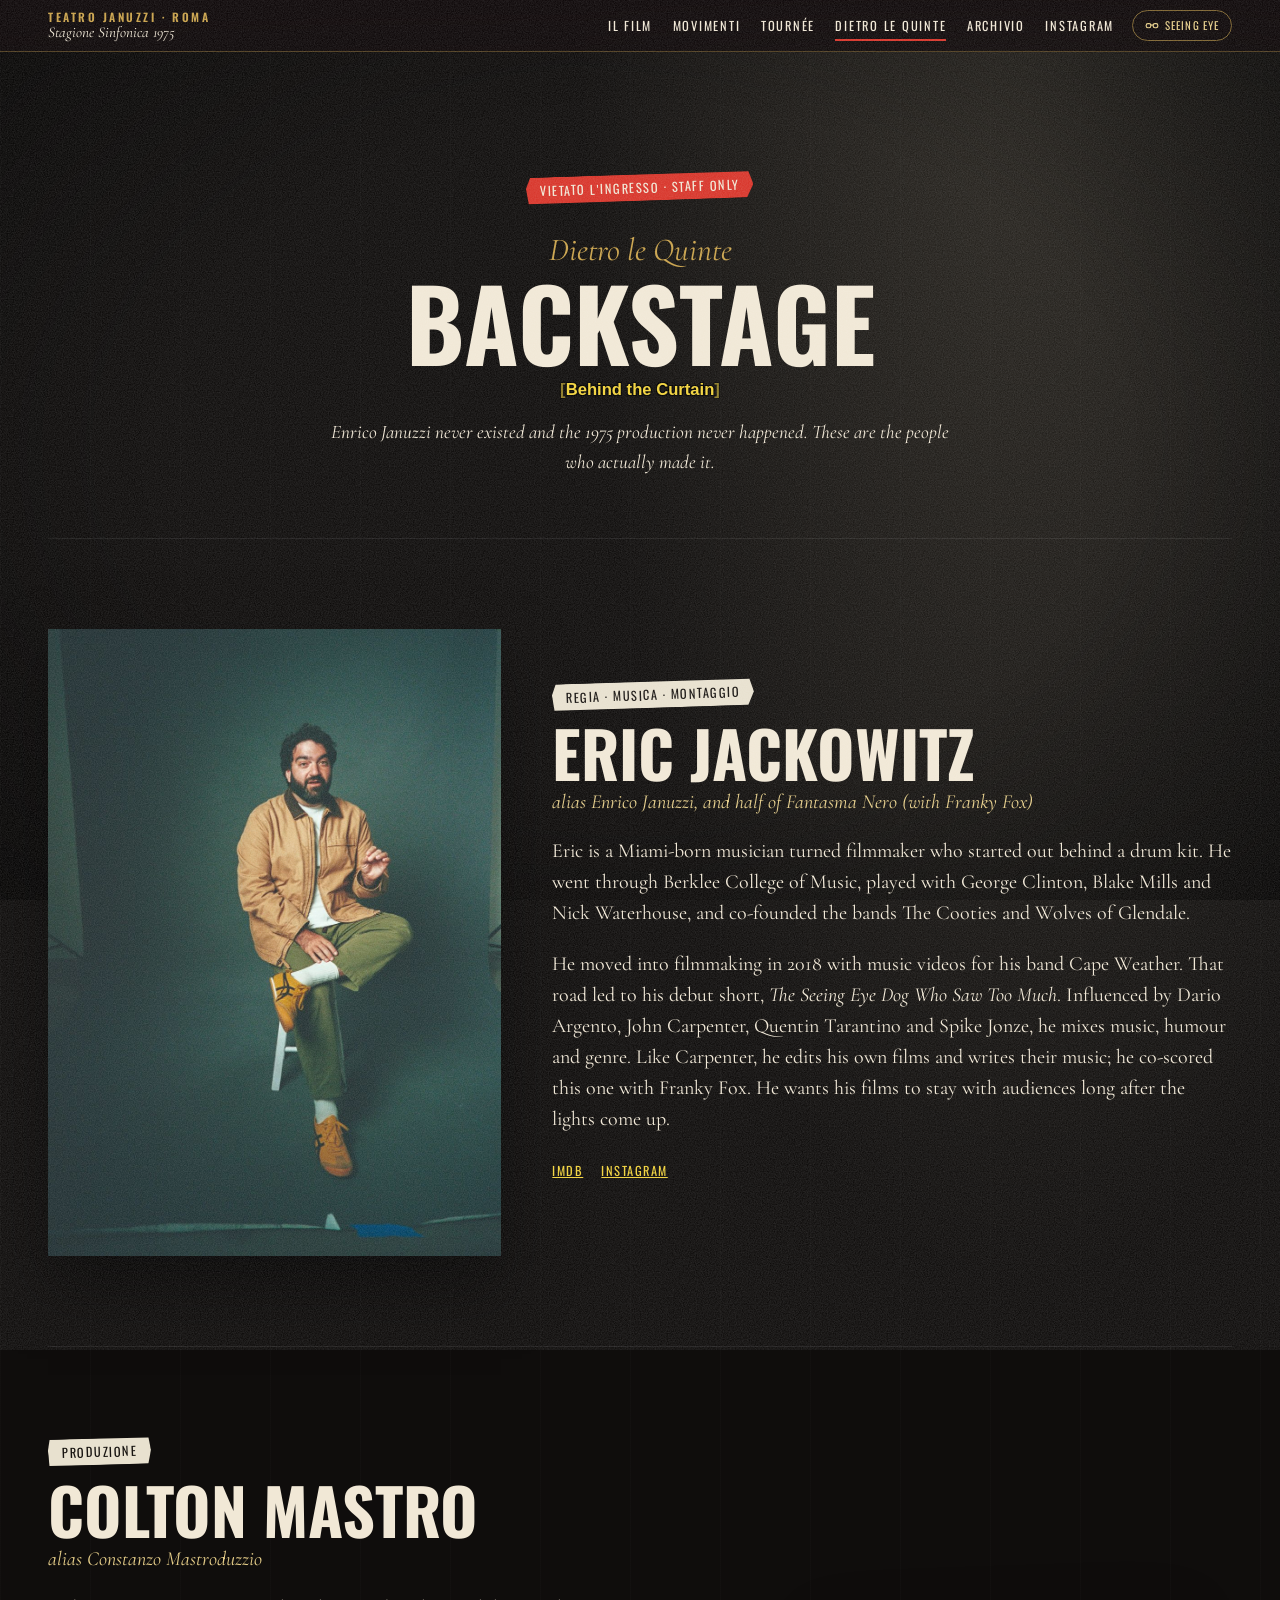
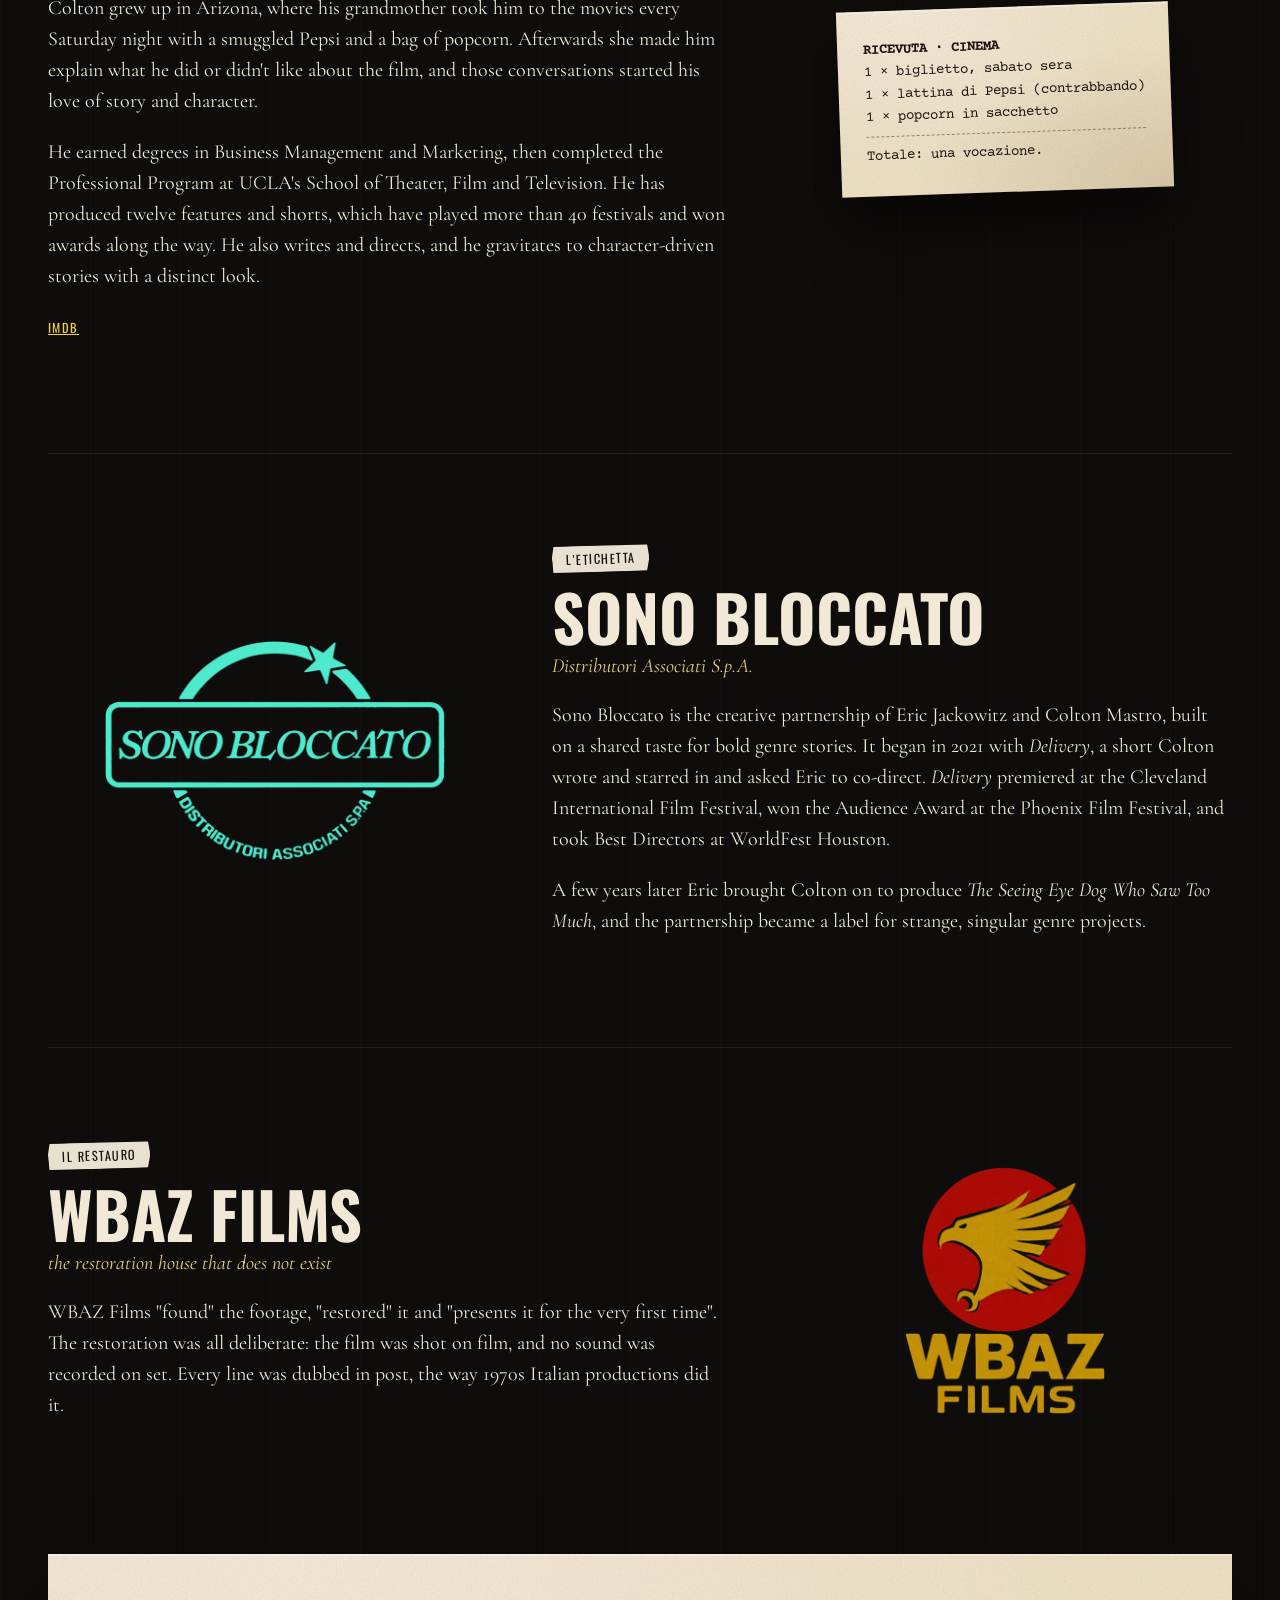
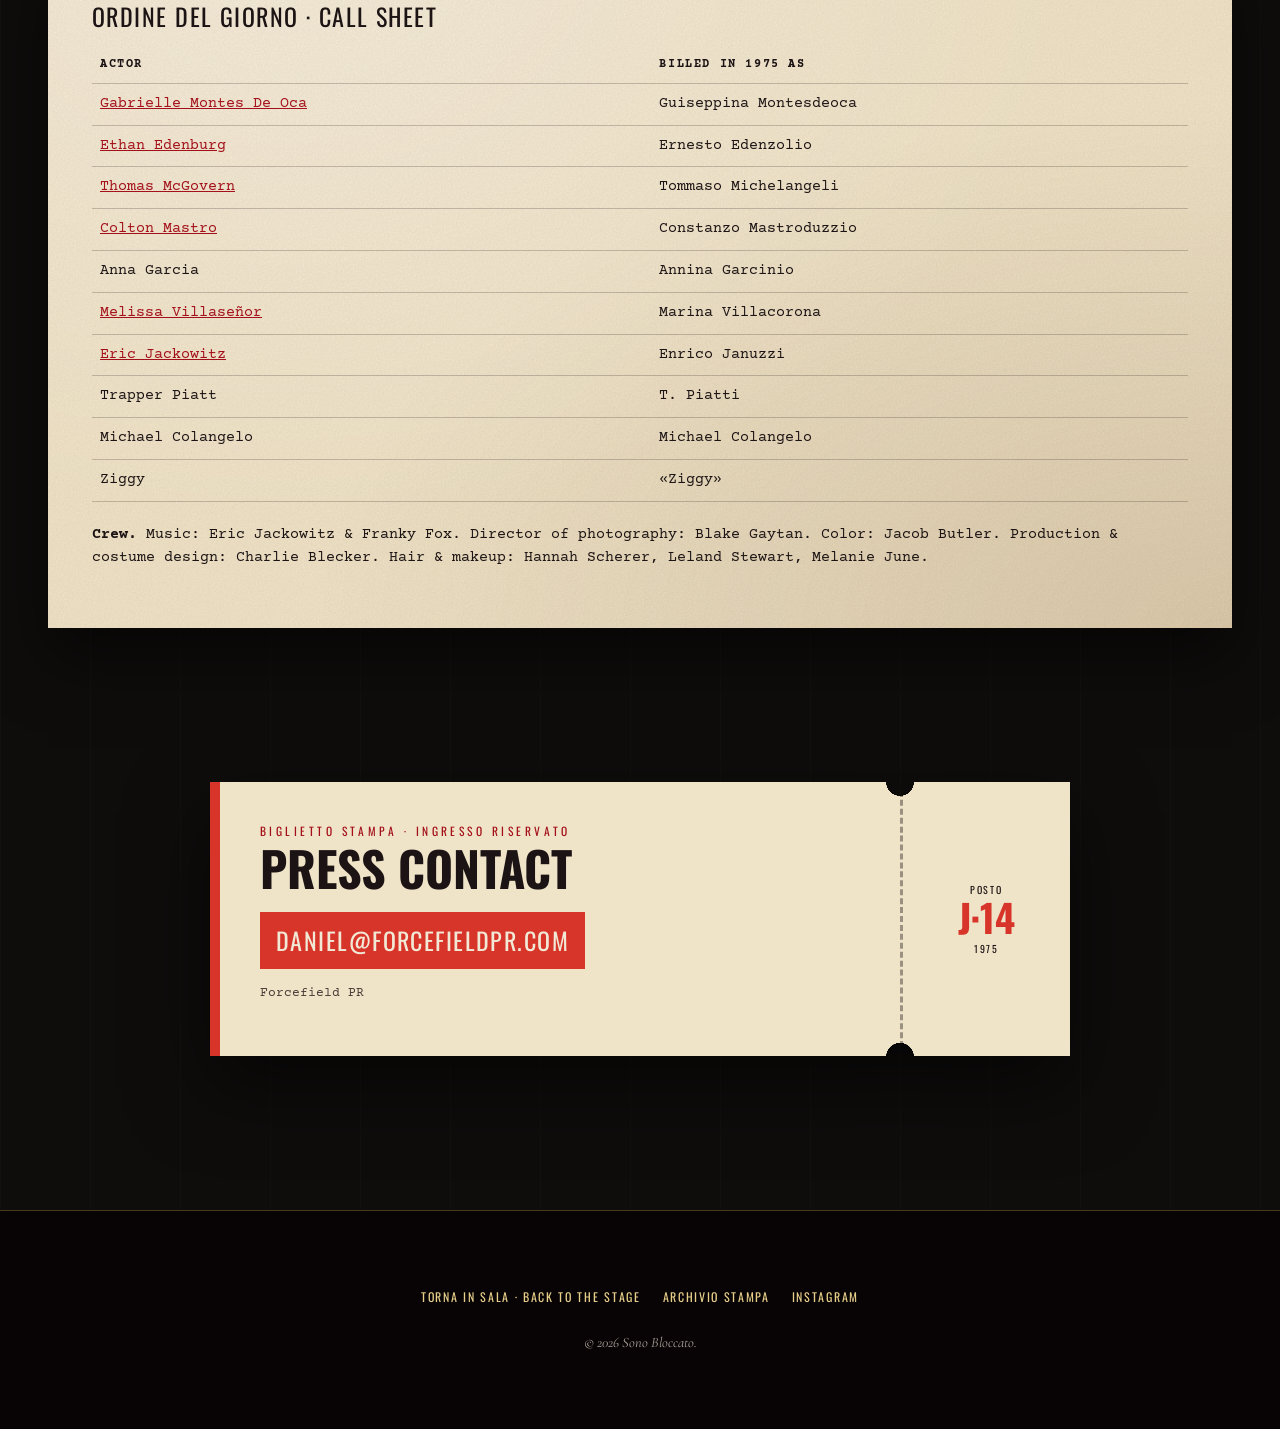
<file: about/index.html>
<!doctype html>
<html lang="en" class="no-js">
<head>
  <meta charset="utf-8">
  <meta name="viewport" content="width=device-width, initial-scale=1">
  <title>Dietro le Quinte · The Seeing Eye Dog Who Saw Too Much</title>
  <meta name="description" content="Backstage: the real people behind The Seeing Eye Dog Who Saw Too Much. Director Eric Jackowitz, producer Colton Mastro, the Sono Bloccato label, and the cast.">
  <meta property="og:image" content="/assets/img/locandina.jpg">
  <meta name="theme-color" content="#0f0d0c">
  <link rel="icon" href="/assets/img/favicon.svg" type="image/svg+xml">
  <link rel="preconnect" href="https://fonts.googleapis.com">
  <link rel="preconnect" href="https://fonts.gstatic.com" crossorigin>
  <link rel="stylesheet" href="https://fonts.googleapis.com/css2?family=Cormorant+Garamond:ital,wght@0,400;0,500;0,600;1,400;1,500&family=Courier+Prime:wght@400;700&family=Oswald:wght@400;500;600;700&display=swap">
  <link rel="stylesheet" href="/assets/css/site.css">
  <script defer src="/assets/js/site.js"></script>
</head>
<body class="backstage">
  <a class="skip" href="#main">Skip to content</a>
  <div class="grain" aria-hidden="true"></div>
  <div class="vignette" aria-hidden="true"></div>
  <div id="live" class="visually-hidden" aria-live="polite"></div>

  <header class="site-header">
    <a class="brand" href="/">
      <b>Teatro Januzzi · Roma</b>
      <i>Stagione Sinfonica 1975</i>
    </a>
    <button class="toggle menu-btn" type="button" aria-expanded="false" aria-controls="nav">Programma</button>
    <nav id="nav" class="nav" aria-label="Main">
      <ul>
        <li><a href="/#programma">Il Film</a></li>
        <li><a href="/#movimenti">Movimenti</a></li>
        <li><a href="/#tournee">Tournée</a></li>
        <li><a href="/about/" aria-current="page">Dietro le Quinte</a></li>
        <li><a href="/downloads/">Archivio</a></li>
        <li><a href="https://www.instagram.com/seeingeyedogfilm" target="_blank" rel="noopener">Instagram</a></li>
      </ul>
    </nav>
    <div class="toggles">
      <button class="toggle" type="button" data-toggle="seeing-eye" aria-pressed="false">
        <svg viewBox="0 0 24 24" aria-hidden="true"><g fill="none" stroke="currentColor" stroke-width="2"><rect x="2" y="8" width="8" height="7" rx="3"/><rect x="14" y="8" width="8" height="7" rx="3"/><path d="M10 11q2-2 4 0"/></g></svg>
        <span class="lbl-long">Seeing Eye</span><span class="visually-hidden"> Mode</span>
      </button>
    </div>
  </header>

  <main id="main">
    <section class="backstage-hero wrap">
      <span class="tape red">Vietato l'ingresso · Staff only</span>
      <header class="mvt" style="margin:22px 0 0">
        <span class="mvt-num">Dietro le Quinte</span>
        <h1 class="mvt" style="margin:0;font-family:var(--font-display);text-transform:uppercase;font-size:clamp(2.6rem,8vw,6.2rem);line-height:.95">Backstage <span class="sub" lang="en" style="font-size:clamp(.9rem,1.3vw,1.1rem)">Behind the Curtain</span></h1>
      </header>
      <p class="intro">Enrico Januzzi never existed and the 1975 production never happened. These are the people who actually made it.</p>
    </section>

    <div class="wrap">
      <section class="bio" aria-labelledby="eric">
        <figure class="bio-media fade" style="margin:0">
          <img src="/assets/img/eric.jpg" width="1000" height="1385" alt="Eric Jackowitz, seated on a stool against a green studio backdrop, mid-gesture.">
        </figure>
        <div class="fade">
          <span class="tape">Regia · Musica · Montaggio</span>
          <h2 id="eric">Eric Jackowitz</h2>
          <p class="alias">alias Enrico Januzzi, and half of Fantasma Nero (with Franky Fox)</p>
          <p>Eric is a Miami-born musician turned filmmaker who started out behind a drum kit. He went through Berklee College of Music, played with George Clinton, Blake Mills and Nick Waterhouse, and co-founded the bands The Cooties and Wolves of Glendale.</p>
          <p>He moved into filmmaking in 2018 with music videos for his band Cape Weather. That road led to his debut short, <em>The Seeing Eye Dog Who Saw Too Much</em>. Influenced by Dario Argento, John Carpenter, Quentin Tarantino and Spike Jonze, he mixes music, humour and genre. Like Carpenter, he edits his own films and writes their music; he co-scored this one with Franky Fox. He wants his films to stay with audiences long after the lights come up.</p>
          <p class="links"><a href="https://www.imdb.com/name/nm8506208/" target="_blank" rel="noopener">IMDb</a><a href="https://www.instagram.com/ericjackowitz/" target="_blank" rel="noopener">Instagram</a></p>
        </div>
      </section>

      <section class="bio flip-side" aria-labelledby="colton">
        <div class="bio-media logo fade" aria-hidden="true">
          <div class="paper" style="padding:28px 26px;transform:rotate(-2deg);font-family:var(--font-type);font-size:.9rem;max-width:360px">
            <b>RICEVUTA · CINEMA</b><br>
            1 × biglietto, sabato sera<br>
            1 × lattina di Pepsi (contrabbando)<br>
            1 × popcorn in sacchetto<br>
            <span style="display:block;border-top:1px dashed #0006;margin-top:8px;padding-top:8px">Totale: una vocazione.</span>
          </div>
        </div>
        <div class="fade">
          <span class="tape">Produzione</span>
          <h2 id="colton">Colton Mastro</h2>
          <p class="alias">alias Constanzo Mastroduzzio</p>
          <p>Colton grew up in Arizona, where his grandmother took him to the movies every Saturday night with a smuggled Pepsi and a bag of popcorn. Afterwards she made him explain what he did or didn't like about the film, and those conversations started his love of story and character.</p>
          <p>He earned degrees in Business Management and Marketing, then completed the Professional Program at UCLA's School of Theater, Film and Television. He has produced twelve features and shorts, which have played more than 40 festivals and won awards along the way. He also writes and directs, and he gravitates to character-driven stories with a distinct look.</p>
          <p class="links"><a href="https://www.imdb.com/name/nm8040857/" target="_blank" rel="noopener">IMDb</a></p>
        </div>
      </section>

      <section class="bio" aria-labelledby="sono">
        <div class="bio-media logo fade">
          <img src="/assets/img/sono-bloccato.png" width="700" height="451" alt="Sono Bloccato, Distributori Associati S.p.A. logo, in teal.">
        </div>
        <div class="fade">
          <span class="tape">L'Etichetta</span>
          <h2 id="sono">Sono Bloccato</h2>
          <p class="alias">Distributori Associati S.p.A.</p>
          <p>Sono Bloccato is the creative partnership of Eric Jackowitz and Colton Mastro, built on a shared taste for bold genre stories. It began in 2021 with <em>Delivery</em>, a short Colton wrote and starred in and asked Eric to co-direct. <em>Delivery</em> premiered at the Cleveland International Film Festival, won the Audience Award at the Phoenix Film Festival, and took Best Directors at WorldFest Houston.</p>
          <p>A few years later Eric brought Colton on to produce <em>The Seeing Eye Dog Who Saw Too Much</em>, and the partnership became a label for strange, singular genre projects.</p>
        </div>
      </section>

      <section class="bio flip-side" aria-labelledby="wbaz-h">
        <div class="bio-media logo fade">
          <img src="/assets/img/wbaz.png" width="405" height="500" alt="WBAZ Films logo: a golden eagle in a red circle." style="max-width:200px">
        </div>
        <div class="fade">
          <span class="tape">Il Restauro</span>
          <h2 id="wbaz-h">WBAZ Films</h2>
          <p class="alias">the restoration house that does not exist</p>
          <p>WBAZ Films "found" the footage, "restored" it and "presents it for the very first time". The restoration was all deliberate: the film was shot on film, and no sound was recorded on set. Every line was dubbed in post, the way 1970s Italian productions did it.</p>
        </div>
      </section>

      <section class="section" style="padding-top:20px" aria-labelledby="cast-h">
        <div class="paper callsheet fade">
          <table>
            <caption id="cast-h">Ordine del giorno · Call Sheet</caption>
            <thead>
              <tr><th scope="col">Actor</th><th scope="col">Billed in 1975 as</th></tr>
            </thead>
            <tbody>
              <tr><td><a href="https://www.imdb.com/name/nm12621861/" target="_blank" rel="noopener">Gabrielle Montes De Oca</a></td><td>Guiseppina Montesdeoca</td></tr>
              <tr><td><a href="https://www.imdb.com/name/nm6034869/" target="_blank" rel="noopener">Ethan Edenburg</a></td><td>Ernesto Edenzolio</td></tr>
              <tr><td><a href="https://www.imdb.com/name/nm6223838/" target="_blank" rel="noopener">Thomas McGovern</a></td><td>Tommaso Michelangeli</td></tr>
              <tr><td><a href="https://www.imdb.com/name/nm8040857/" target="_blank" rel="noopener">Colton Mastro</a></td><td>Constanzo Mastroduzzio</td></tr>
              <tr><td>Anna Garcia</td><td>Annina Garcinio</td></tr>
              <tr><td><a href="https://www.imdb.com/name/nm3830257/" target="_blank" rel="noopener">Melissa Villaseñor</a></td><td>Marina Villacorona</td></tr>
              <tr><td><a href="https://www.imdb.com/name/nm8506208/" target="_blank" rel="noopener">Eric Jackowitz</a></td><td>Enrico Januzzi</td></tr>
              <tr><td>Trapper Piatt</td><td>T. Piatti</td></tr>
              <tr><td>Michael Colangelo</td><td>Michael Colangelo</td></tr>
              <tr><td>Ziggy</td><td>«Ziggy»</td></tr>
            </tbody>
          </table>
          <p style="margin-top:22px"><b>Crew.</b> Music: Eric Jackowitz &amp; Franky Fox. Director of photography: Blake Gaytan. Color: Jacob Butler. Production &amp; costume design: Charlie Blecker. Hair &amp; makeup: Hannah Scherer, Leland Stewart, Melanie June.</p>
        </div>
      </section>

      <section class="section" style="padding-top:0" aria-label="Press contact">
        <div class="ticket fade">
          <div class="ticket-main">
            <div class="kind">Biglietto Stampa · Ingresso Riservato</div>
            <h3>Press Contact</h3>
            <a class="press-link" href="mailto:daniel@forcefieldpr.com?subject=The%20Seeing%20Eye%20Dog%20Who%20Saw%20Too%20Much">daniel@forcefieldpr.com</a>
            <p class="meta">Forcefield PR</p>
          </div>
          <div class="ticket-stub" aria-hidden="true">
            <div><small>Posto</small><span class="no">J·14</span><small>1975</small></div>
          </div>
        </div>
      </section>
    </div>
  </main>

  <footer class="site-footer">
    <div class="wrap">
      <nav aria-label="Footer">
        <ul>
          <li><a href="/">Torna in sala · Back to the stage</a></li>
          <li><a href="/downloads/">Archivio Stampa</a></li>
          <li><a href="https://www.instagram.com/seeingeyedogfilm" target="_blank" rel="noopener">Instagram</a></li>
        </ul>
      </nav>
      <p class="fine">© 2026 Sono Bloccato.</p>
    </div>
  </footer>
</body>
</html>
</file>
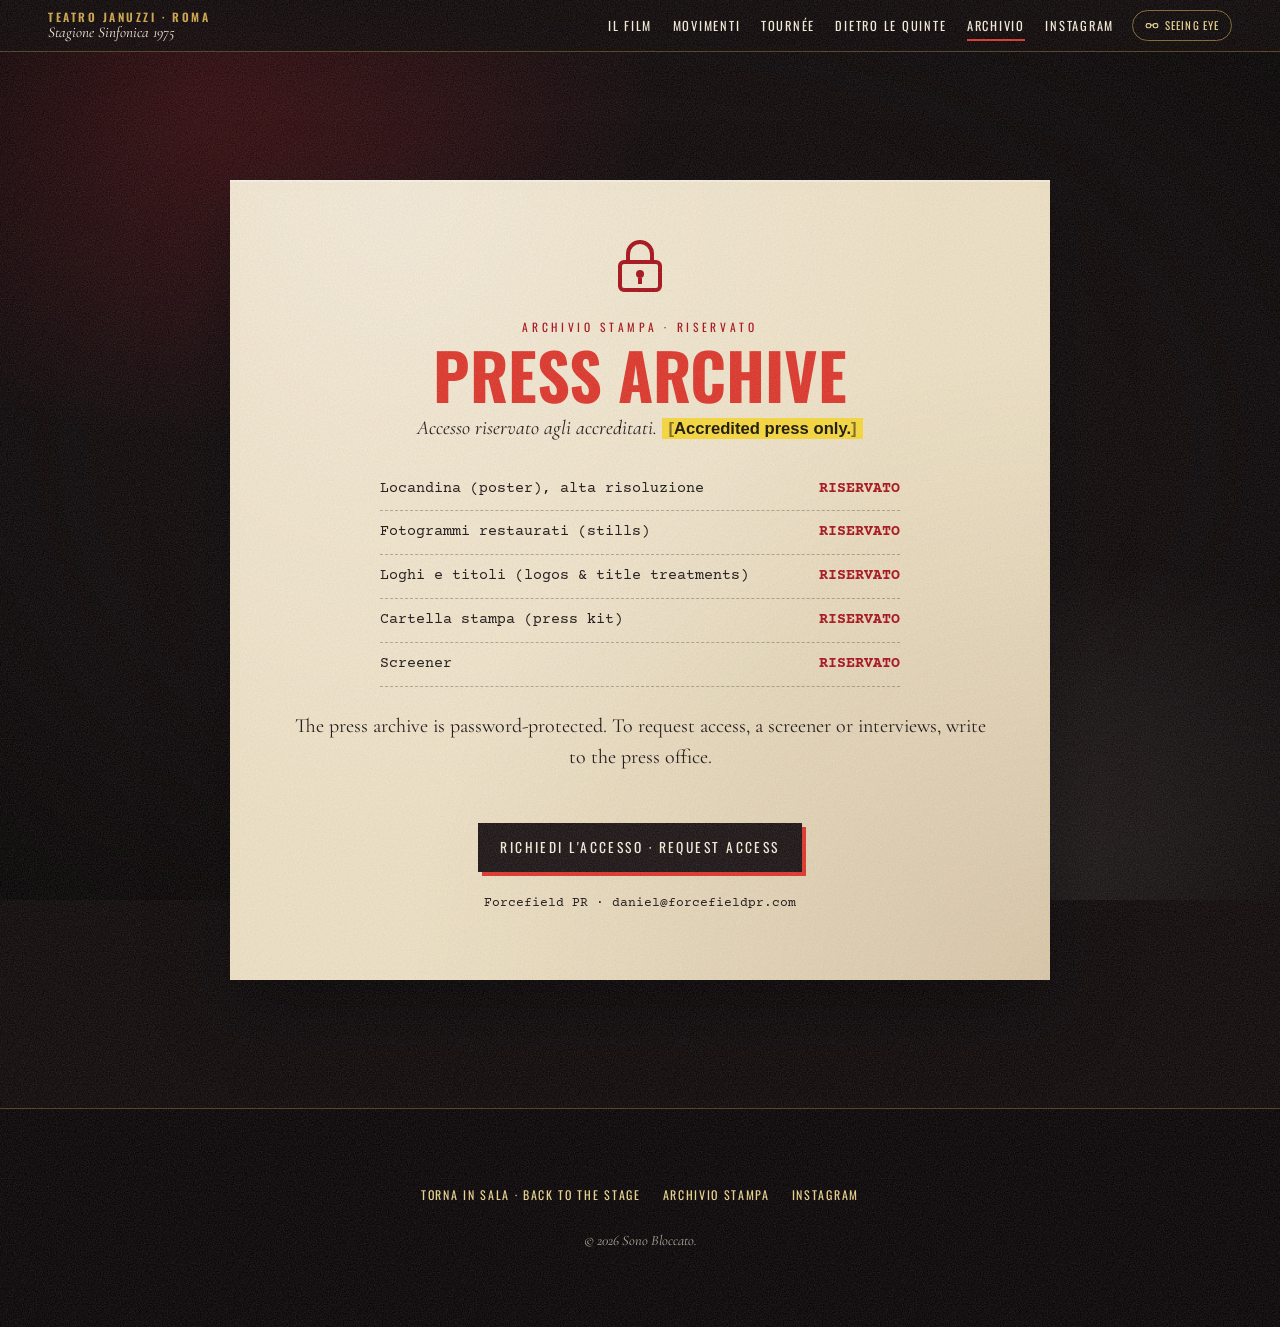
<file: downloads/index.html>
<!doctype html>
<html lang="en" class="no-js">
<head>
  <meta charset="utf-8">
  <meta name="viewport" content="width=device-width, initial-scale=1">
  <title>Archivio Stampa · The Seeing Eye Dog Who Saw Too Much</title>
  <meta name="description" content="Press archive for The Seeing Eye Dog Who Saw Too Much. Access by request through Forcefield PR.">
  <meta property="og:image" content="/assets/img/locandina.jpg">
  <meta name="theme-color" content="#0f0d0c">
  <link rel="icon" href="/assets/img/favicon.svg" type="image/svg+xml">
  <link rel="preconnect" href="https://fonts.googleapis.com">
  <link rel="preconnect" href="https://fonts.gstatic.com" crossorigin>
  <link rel="stylesheet" href="https://fonts.googleapis.com/css2?family=Cormorant+Garamond:ital,wght@0,400;0,500;0,600;1,400;1,500&family=Courier+Prime:wght@400;700&family=Oswald:wght@400;500;600;700&display=swap">
  <link rel="stylesheet" href="/assets/css/site.css">
  <script defer src="/assets/js/site.js"></script>
</head>
<body>
  <a class="skip" href="#main">Skip to content</a>
  <div class="grain" aria-hidden="true"></div>
  <div class="gel" aria-hidden="true" style="--gel:#a3101a"></div>
  <div class="vignette" aria-hidden="true"></div>
  <div id="live" class="visually-hidden" aria-live="polite"></div>

  <header class="site-header">
    <a class="brand" href="/">
      <b>Teatro Januzzi · Roma</b>
      <i>Stagione Sinfonica 1975</i>
    </a>
    <button class="toggle menu-btn" type="button" aria-expanded="false" aria-controls="nav">Programma</button>
    <nav id="nav" class="nav" aria-label="Main">
      <ul>
        <li><a href="/#programma">Il Film</a></li>
        <li><a href="/#movimenti">Movimenti</a></li>
        <li><a href="/#tournee">Tournée</a></li>
        <li><a href="/about/">Dietro le Quinte</a></li>
        <li><a href="/downloads/" aria-current="page">Archivio</a></li>
        <li><a href="https://www.instagram.com/seeingeyedogfilm" target="_blank" rel="noopener">Instagram</a></li>
      </ul>
    </nav>
    <div class="toggles">
      <button class="toggle" type="button" data-toggle="seeing-eye" aria-pressed="false">
        <svg viewBox="0 0 24 24" aria-hidden="true"><g fill="none" stroke="currentColor" stroke-width="2"><rect x="2" y="8" width="8" height="7" rx="3"/><rect x="14" y="8" width="8" height="7" rx="3"/><path d="M10 11q2-2 4 0"/></g></svg>
        <span class="lbl-long">Seeing Eye</span><span class="visually-hidden"> Mode</span>
      </button>
    </div>
  </header>

  <main id="main">
    <section class="archive">
      <div class="wrap">
        <div class="paper cabinet fade">
          <svg class="lock" viewBox="0 0 64 64" aria-hidden="true"><g fill="none" stroke="currentColor" stroke-width="4"><path d="M20 28v-8a12 12 0 0 1 24 0v8"/><rect x="12" y="28" width="40" height="28" rx="4"/></g><circle cx="32" cy="40" r="4" fill="currentColor"/><path d="M32 44v6" stroke="currentColor" stroke-width="4"/></svg>
          <div class="eyebrow" style="color:var(--blood)">Archivio Stampa · Riservato</div>
          <h1>Press Archive</h1>
          <p lang="it" style="font-style:italic;margin:0">Accesso riservato agli accreditati. <span class="sub in-view" lang="en" style="display:inline">Accredited press only.</span></p>
          <ul aria-label="Archive contents">
            <li><span>Locandina (poster), alta risoluzione</span><span>RISERVATO</span></li>
            <li><span>Fotogrammi restaurati (stills)</span><span>RISERVATO</span></li>
            <li><span>Loghi e titoli (logos &amp; title treatments)</span><span>RISERVATO</span></li>
            <li><span>Cartella stampa (press kit)</span><span>RISERVATO</span></li>
            <li><span>Screener</span><span>RISERVATO</span></li>
          </ul>
          <p>The press archive is password-protected. To request access, a screener or interviews, write to the press office.</p>
          <a class="press-link reveal-btn" style="display:inline-block;text-decoration:none" href="mailto:daniel@forcefieldpr.com?subject=The%20Seeing%20Eye%20Dog%20Who%20Saw%20Too%20Much%20%E2%80%94%20press%20archive%20access">Richiedi l'accesso · Request access</a>
          <p style="font-family:var(--font-type);font-size:.8rem;margin-top:22px">Forcefield PR · daniel@forcefieldpr.com</p>
        </div>
      </div>
    </section>
  </main>

  <footer class="site-footer">
    <div class="wrap">
      <nav aria-label="Footer">
        <ul>
          <li><a href="/">Torna in sala · Back to the stage</a></li>
          <li><a href="/downloads/">Archivio Stampa</a></li>
          <li><a href="https://www.instagram.com/seeingeyedogfilm" target="_blank" rel="noopener">Instagram</a></li>
        </ul>
      </nav>
      <p class="fine">© 2026 Sono Bloccato.</p>
    </div>
  </footer>
</body>
</html>
</file>
<file: assets/css/site.css>
/* ==========================================================================
   THE SEEING EYE DOG WHO SAW TOO MUCH
   Teatro Januzzi · Stagione Sinfonica 1975 · Programma di sala
   ========================================================================== */

:root {
  /* velvet & brass */
  --velvet: #0e0809;
  --velvet-2: #170c0f;
  --velvet-3: #22111a;
  --oxblood: #4a0f17;
  --curtain: #5e0f19;
  --gold: #c9a24a;
  --gold-2: #e7cf8a;
  --gold-dim: #7d6430;

  /* programme paper */
  --cream: #f1e8d6;
  --paper: #efe3c8;
  --paper-2: #e4d4b2;
  --ink: #1c1414;
  --ink-2: #4a3b36;

  /* poster inks */
  --red: #d8352a;
  --blood: #a3101a;
  --blue: #2b6cb4;
  --yellow: #f2d33b;
  --pink: #e8408f;

  /* Bava gels */
  --magenta: #c2187a;
  --teal: #19b3a4;
  --amber: #e08a1e;
  --green: #3d9b4a;
  --violet: #6b2fb3;
  --gel: var(--magenta);

  --font-display: "Oswald", "Arial Narrow", Impact, sans-serif;
  --font-serif: "Cormorant Garamond", "Times New Roman", Georgia, serif;
  --font-type: "Courier Prime", "Courier New", monospace;
  --font-sub: "Helvetica Neue", Arial, sans-serif;

  --gutter: clamp(16px, 4vw, 48px);
  --max: 1240px;
  --dub-lag: 0.75s;

  --cursor: url("../img/cursor-glove.svg") 14 3, auto;
  --cursor-link: url("../img/cursor-knife.svg") 4 2, pointer;
}

*,
*::before,
*::after { box-sizing: border-box; }

html {
  scroll-behavior: smooth;
  -webkit-text-size-adjust: 100%;
}

body {
  margin: 0;
  background: var(--velvet);
  color: var(--cream);
  font-family: var(--font-serif);
  font-size: clamp(18px, 1.05rem + 0.25vw, 21px);
  line-height: 1.55;
  overflow-x: hidden;
  cursor: var(--cursor);
  transition: background-color 1.2s ease;
}

a, button, label, summary, [role="button"], input[type="range"] { cursor: var(--cursor-link); }

img { max-width: 100%; height: auto; display: block; }

button { font: inherit; }

a { color: inherit; }

::selection { background: var(--red); color: var(--cream); }

:focus-visible {
  outline: 2px dashed var(--yellow);
  outline-offset: 3px;
}

.visually-hidden {
  position: absolute !important;
  width: 1px; height: 1px;
  overflow: hidden; clip: rect(0 0 0 0);
  white-space: nowrap; border: 0; padding: 0; margin: -1px;
}

.skip {
  position: absolute; left: 12px; top: -60px; z-index: 200;
  background: var(--yellow); color: var(--ink);
  font-family: var(--font-display); text-transform: uppercase; letter-spacing: .08em;
  padding: 10px 14px; text-decoration: none;
}
.skip:focus { top: 12px; }

/* --------------------------------------------------------------------------
   Atmosphere: film grain, gel light, gate weave
   -------------------------------------------------------------------------- */

.grain {
  position: fixed; inset: -50%;
  z-index: 90; pointer-events: none;
  opacity: .11;
  background-image: url("data:image/svg+xml,%3Csvg xmlns='http://www.w3.org/2000/svg' width='220' height='220'%3E%3Cfilter id='n'%3E%3CfeTurbulence type='fractalNoise' baseFrequency='.85' numOctaves='3' stitchTiles='stitch'/%3E%3CfeColorMatrix values='0 0 0 0 1  0 0 0 0 1  0 0 0 0 1  0 0 0 1.4 -.2'/%3E%3C/filter%3E%3Crect width='100%25' height='100%25' filter='url(%23n)'/%3E%3C/svg%3E");
  animation: grain 0.9s steps(6) infinite;
}

@keyframes grain {
  0%   { transform: translate(0, 0); }
  20%  { transform: translate(-3%, 2%); }
  40%  { transform: translate(2%, -4%); }
  60%  { transform: translate(-4%, -1%); }
  80%  { transform: translate(3%, 3%); }
  100% { transform: translate(0, 0); }
}

.gel {
  position: fixed; inset: 0;
  z-index: 1; pointer-events: none;
  mix-blend-mode: screen;
  opacity: .32;
  background:
    radial-gradient(60vmax 45vmax at var(--gx, 15%) var(--gy, 10%), var(--gel), transparent 60%),
    radial-gradient(50vmax 40vmax at calc(100% - var(--gx, 15%)) 100%, color-mix(in srgb, var(--gel) 55%, var(--teal)), transparent 65%);
  transition: background 1.4s ease;
  animation: gel-sweep 18s ease-in-out infinite alternate;
}

@property --gx { syntax: "<percentage>"; inherits: true; initial-value: 15%; }
@property --gy { syntax: "<percentage>"; inherits: true; initial-value: 10%; }

@keyframes gel-sweep {
  0%   { --gx: 10%; --gy: 5%; }
  50%  { --gx: 60%; --gy: 20%; }
  100% { --gx: 85%; --gy: 0%; }
}

.vignette {
  position: fixed; inset: 0; z-index: 2; pointer-events: none;
  background: radial-gradient(ellipse at center, transparent 55%, rgba(0,0,0,.55) 100%);
}

main, .site-header, .site-footer { position: relative; z-index: 3; }

/* --------------------------------------------------------------------------
   Header
   -------------------------------------------------------------------------- */

.site-header {
  position: sticky; top: 0; z-index: 50;
  display: flex; align-items: center; gap: 18px;
  padding: 10px var(--gutter);
  background: linear-gradient(to bottom, rgba(14,8,9,.96), rgba(14,8,9,.82));
  border-bottom: 1px solid rgba(201,162,74,.35);
  backdrop-filter: blur(6px);
}

.brand {
  display: flex; flex-direction: column; line-height: 1;
  text-decoration: none; white-space: nowrap;
}
.brand b {
  font-family: var(--font-display); font-weight: 600;
  letter-spacing: .22em; text-transform: uppercase; font-size: .72rem; color: var(--gold);
}
.brand i { font-size: .95rem; color: var(--cream); margin-top: 3px; }

.nav { margin-left: auto; }
.nav ul {
  list-style: none; margin: 0; padding: 0;
  display: flex; gap: clamp(10px, 1.6vw, 26px);
}
.nav a {
  font-family: var(--font-display); text-transform: uppercase;
  letter-spacing: .14em; font-size: .78rem; text-decoration: none;
  color: var(--cream); padding: 6px 0; position: relative;
}
.nav a::after {
  content: ""; position: absolute; left: 0; right: 100%; bottom: 0;
  height: 2px; background: var(--red); transition: right .3s ease;
}
.nav a:hover::after, .nav a[aria-current="page"]::after { right: 0; }

.toggles { display: flex; gap: 8px; }

.toggle {
  appearance: none; border: 1px solid var(--gold-dim); background: transparent;
  color: var(--gold-2); border-radius: 999px;
  font-family: var(--font-display); text-transform: uppercase; letter-spacing: .1em;
  font-size: .68rem; padding: 6px 12px; white-space: nowrap;
  display: inline-flex; align-items: center; gap: 6px;
}
.toggle svg { width: 14px; height: 14px; }
.toggle[aria-pressed="true"] { background: var(--gold); color: var(--ink); border-color: var(--gold); }

.menu-btn { display: none; }

@media (max-width: 900px) {
  .site-header { flex-wrap: wrap; gap: 10px; }
  .menu-btn { display: inline-flex; margin-left: auto; }
  .nav { order: 3; width: 100%; display: none; }
  .nav.open { display: block; }
  .nav ul { flex-direction: column; gap: 0; padding: 8px 0 4px; }
  .nav a { display: block; padding: 10px 0; font-size: .9rem; border-top: 1px solid rgba(201,162,74,.18); }
  .toggles { order: 2; }
  .toggle .lbl-long { display: none; }
}

/* --------------------------------------------------------------------------
   Shared typographic bits
   -------------------------------------------------------------------------- */

.wrap { width: min(var(--max), 100% - 2 * var(--gutter)); margin-inline: auto; }

.eyebrow {
  font-family: var(--font-display); text-transform: uppercase;
  letter-spacing: .32em; font-size: .72rem; color: var(--gold);
}

.rule {
  display: flex; align-items: center; gap: 14px; color: var(--gold);
  margin: 18px auto;
}
.rule::before, .rule::after {
  content: ""; flex: 1; height: 1px;
  background: linear-gradient(90deg, transparent, var(--gold), transparent);
}
.rule span { font-size: .9rem; letter-spacing: .3em; }

/* Movement headers: Italian, with an English dub that arrives late */
.mvt { text-align: center; margin-bottom: clamp(28px, 5vw, 56px); }
.mvt-num {
  display: block; font-family: var(--font-serif); font-style: italic;
  color: var(--gold); font-size: clamp(1.4rem, 2.5vw, 2rem);
}
.mvt h2 {
  margin: 0; font-family: var(--font-display); font-weight: 700;
  text-transform: uppercase; letter-spacing: .02em; line-height: .95;
  font-size: clamp(2.6rem, 8vw, 6.2rem);
}
.mvt-tempo {
  margin: 10px 0 0; font-style: italic; color: var(--gold-2);
  font-size: clamp(1rem, 1.6vw, 1.25rem);
}

/* Subtitles: classic yellow, slightly late, slightly off */
.sub {
  display: block;
  font-family: var(--font-sub); font-weight: 700; font-style: normal;
  text-transform: none; letter-spacing: 0;
  color: var(--yellow);
  font-size: clamp(.9rem, 1.3vw, 1.1rem); line-height: 1.3;
  text-shadow: 0 0 2px #000, 1px 1px 0 #000, -1px -1px 0 #000, 1px -1px 0 #000, -1px 1px 0 #000;
  margin-top: .6em;
  opacity: 0; transform: translateX(-6px);
  transition: opacity .25s ease var(--dub-lag), transform .25s ease var(--dub-lag);
}
.sub::before { content: "["; opacity: .55; }
.sub::after { content: "]"; opacity: .55; }
.in-view .sub, .sub.in-view, .no-dub .sub { opacity: 1; transform: none; }

.lang-it { font-style: inherit; }

/* Paper panels (the printed programme) */
.paper {
  position: relative;
  background:
    radial-gradient(ellipse at 20% 0%, rgba(255,255,255,.35), transparent 60%),
    radial-gradient(ellipse at 100% 100%, rgba(120,80,40,.18), transparent 55%),
    var(--paper);
  color: var(--ink);
  box-shadow: 0 30px 60px rgba(0,0,0,.55), 0 2px 0 rgba(255,255,255,.4) inset;
}
.paper::before {
  /* paper fibre */
  content: ""; position: absolute; inset: 0; pointer-events: none; opacity: .35; mix-blend-mode: multiply;
  background-image: url("data:image/svg+xml,%3Csvg xmlns='http://www.w3.org/2000/svg' width='300' height='300'%3E%3Cfilter id='p'%3E%3CfeTurbulence type='fractalNoise' baseFrequency='.6' numOctaves='4'/%3E%3CfeColorMatrix values='0 0 0 0 .45  0 0 0 0 .35  0 0 0 0 .25  0 0 0 .5 0'/%3E%3C/filter%3E%3Crect width='100%25' height='100%25' filter='url(%23p)'/%3E%3C/svg%3E");
}
.paper > * { position: relative; }
.paper .sub {
  color: #1a1408; text-shadow: none; background: var(--yellow); padding: 1px 6px;
  display: inline-block;
}

/* --------------------------------------------------------------------------
   Sections
   -------------------------------------------------------------------------- */

.section { padding: clamp(72px, 12vw, 160px) 0; position: relative; }

/* ---------- Ouverture (hero) ---------- */

.hero {
  position: relative;
  min-height: calc(100svh - 58px);
  display: grid; align-items: center;
  padding: clamp(30px, 6vw, 70px) 0 clamp(90px, 10vw, 120px);
  overflow: hidden;
  background:
    radial-gradient(ellipse 70% 60% at 50% 35%, rgba(201,162,74,.12), transparent 70%),
    linear-gradient(var(--velvet), var(--velvet-2));
}

.hero-grid {
  display: grid; grid-template-columns: 1.05fr .95fr; gap: clamp(28px, 5vw, 72px);
  align-items: center;
}

.cover { text-align: center; }
.cover .theatre {
  font-family: var(--font-display); text-transform: uppercase;
  letter-spacing: .38em; font-size: clamp(.68rem, 1vw, .8rem); color: var(--gold);
}
.cover .season {
  font-style: italic; font-weight: 500;
  font-size: clamp(1.6rem, 3.4vw, 2.6rem); line-height: 1.1; margin: 8px 0 0;
  color: var(--gold-2);
}
.cover .presents { font-style: italic; margin: 14px 0 6px; font-size: 1.05rem; color: var(--cream); opacity: .85; }
.cover .presents b { font-family: var(--font-display); font-style: normal; font-weight: 500; letter-spacing: .08em; text-transform: uppercase; font-size: .9rem; }

.cover h1 { margin: 6px auto 0; max-width: 640px; }
.cover h1 img {
  width: 100%;
  filter: drop-shadow(0 6px 0 rgba(0,0,0,.6)) drop-shadow(0 0 30px rgba(216,53,42,.25));
}

.cover .regia {
  font-style: italic; margin: 14px 0 0; font-size: 1.1rem;
}
.cover .regia b {
  font-family: var(--font-display); font-style: normal; font-weight: 600;
  letter-spacing: .06em; font-size: 1.5rem; text-transform: uppercase; color: var(--cream);
}

.billing {
  display: flex; justify-content: center; flex-wrap: wrap; gap: 4px 22px;
  margin-top: 18px;
  font-family: var(--font-display); text-transform: uppercase; color: var(--yellow);
  font-size: clamp(1rem, 1.8vw, 1.35rem); letter-spacing: .04em;
}

.laurel { width: min(240px, 60%); margin: 26px auto 0; opacity: .92; }

.cover .facts {
  margin-top: 18px; font-family: var(--font-display); text-transform: uppercase;
  letter-spacing: .26em; font-size: .7rem; color: var(--pink);
}
.cover .facts-4k { margin-top: 6px; color: var(--gold-2); text-wrap: balance; }

/* gilt frame for the poster */
.gilt {
  position: relative; padding: 14px;
  background:
    linear-gradient(135deg, #8a6a22, #e9d08a 22%, #9c7a2c 40%, #f3e2a6 58%, #8a6a22 80%, #d4b56a);
  box-shadow: 0 40px 80px rgba(0,0,0,.7), 0 0 0 1px #3d2c0e, inset 0 0 0 1px rgba(255,255,255,.35);
  transform: rotate(1.2deg);
}
.gilt::after {
  content: ""; position: absolute; inset: 14px; pointer-events: none;
  box-shadow: inset 0 0 0 1px rgba(0,0,0,.6), inset 0 0 40px rgba(0,0,0,.35);
}
.gilt img { width: 100%; animation: weave 7s ease-in-out infinite; }

@keyframes weave {
  0%, 100% { transform: translate(0, 0); }
  25% { transform: translate(.4px, -.6px); }
  50% { transform: translate(-.3px, .5px); }
  75% { transform: translate(.5px, .2px); }
}

.spot {
  position: absolute; z-index: -1; inset: -20% -10% auto auto; width: 70%; aspect-ratio: 1;
  background: radial-gradient(circle, color-mix(in srgb, var(--gel) 60%, transparent), transparent 65%);
  filter: blur(10px); opacity: .7;
}

/* Curtains */
.curtain {
  position: absolute; top: 0; bottom: 0; width: 51%; z-index: 20; pointer-events: none;
  background:
    linear-gradient(to bottom, rgba(0,0,0,.0) 70%, rgba(0,0,0,.55)),
    linear-gradient(to right, rgba(0,0,0,.35), transparent 15%, transparent 85%, rgba(0,0,0,.35)),
    repeating-linear-gradient(90deg,
      #3a070e 0, #6d1420 22px, #8c1b29 34px, #5a0f19 52px, #2e050b 70px);
  box-shadow: 0 0 40px rgba(0,0,0,.8);
  transition: transform 2.2s cubic-bezier(.7, 0, .2, 1);
}
.curtain::after {
  /* gold fringe */
  content: ""; position: absolute; left: 0; right: 0; bottom: 0; height: 18px;
  background: repeating-linear-gradient(90deg, var(--gold) 0 3px, #6e5420 3px 6px);
  mask: linear-gradient(to bottom, #000, transparent);
}
.curtain-l { left: 0; transform-origin: left; }
.curtain-r { right: 0; transform-origin: right; }
.curtains-open .curtain-l { transform: translateX(-92%) scaleX(.9); }
.curtains-open .curtain-r { transform: translateX(92%) scaleX(.9); }

.valance {
  position: absolute; left: 0; right: 0; top: 0; height: 26px; z-index: 21; pointer-events: none;
  background:
    radial-gradient(ellipse 40px 26px at 40px 0, #7a1422 98%, transparent) repeat-x;
  background-size: 80px 26px;
  border-top: 3px solid var(--gold);
  filter: drop-shadow(0 6px 6px rgba(0,0,0,.6));
}

/* Dubbed dialogue strip */
.dub {
  position: absolute; left: 0; right: 0; bottom: clamp(18px, 3vw, 36px);
  text-align: center; z-index: 22; padding: 0 var(--gutter);
  min-height: 4.4em;
}
.dub .it {
  display: block; font-style: italic; font-size: clamp(1.05rem, 2vw, 1.4rem);
  color: var(--cream); opacity: 0; transition: opacity .25s;
}
.dub .en { opacity: 0; transition: opacity .2s; }
.dub.speaking .it { opacity: 1; }
.dub.subbed .en { opacity: 1; transform: none; }
.dub .speaker {
  font-family: var(--font-display); text-transform: uppercase; letter-spacing: .3em; font-size: .62rem; color: var(--gold);
}

@media (max-width: 900px) {
  .hero-grid { grid-template-columns: 1fr; }
  .gilt { max-width: 420px; margin: 0 auto; }
}

/* ---------- I. Il Programma / restauro ---------- */

.programme {
  display: grid; grid-template-columns: 1.15fr .85fr; gap: clamp(24px, 4vw, 44px);
  align-items: start;
}

.synopsis { padding: clamp(28px, 5vw, 60px); }
.synopsis .eyebrow { color: var(--blood); }
.synopsis h3 {
  font-family: var(--font-display); text-transform: uppercase; font-weight: 700;
  font-size: clamp(1.8rem, 3.6vw, 2.8rem); line-height: 1; margin: 8px 0 18px; color: var(--red);
}
.synopsis p { font-size: clamp(1.1rem, 1.5vw, 1.32rem); margin: 0 0 1em; }
.synopsis p.lede::first-letter {
  float: left; font-family: var(--font-display); font-weight: 700; color: var(--red);
  font-size: 4.6em; line-height: .8; margin: .06em .08em 0 0;
}
.specs {
  display: flex; flex-wrap: wrap; gap: 6px 18px; padding: 14px 0 0; margin: 20px 0 0;
  border-top: 1px solid rgba(28,20,20,.3); list-style: none;
  font-family: var(--font-display); text-transform: uppercase; letter-spacing: .14em; font-size: .78rem; color: var(--blue);
}

.restauro {
  font-family: var(--font-type); font-size: .95rem; line-height: 1.6;
  padding: clamp(22px, 3.5vw, 36px);
  background: #e9dfc9;
  transform: rotate(-.8deg);
}
.restauro .stamp {
  display: inline-block; border: 2px solid var(--blood); color: var(--blood);
  padding: 2px 8px; font-weight: 700; letter-spacing: .12em; text-transform: uppercase; font-size: .75rem;
  transform: rotate(-4deg); margin-bottom: 12px;
}
.restauro .wbaz { width: 92px; float: right; margin: 0 0 8px 12px; }
.restauro p { margin: 0 0 1em; }
.restauro .redact { background: var(--ink); color: transparent; border-radius: 1px; user-select: none; }

/* Restoration comparison */
.restore {
  position: relative; overflow: hidden; background: #000;
  --pos: 50%;
}
.restore img { width: 100%; display: block; }
.restore .damaged {
  position: absolute; inset: 0;
  clip-path: inset(0 calc(100% - var(--pos)) 0 0);
}
.restore .damaged img {
  filter: sepia(.55) saturate(1.7) hue-rotate(-28deg) contrast(.82) brightness(1.08) blur(.5px);
}
.restore .damaged::after {
  content: ""; position: absolute; inset: 0;
  background:
    url("data:image/svg+xml,%3Csvg xmlns='http://www.w3.org/2000/svg' width='400' height='200'%3E%3Cg stroke='%23fff' stroke-opacity='.55'%3E%3Cpath d='M37 0v200' stroke-width='.8'/%3E%3Cpath d='M212 0v120' stroke-width='.5'/%3E%3Cpath d='M318 40v160' stroke-width='1.1' stroke-opacity='.35'/%3E%3C/g%3E%3Cg fill='%23fff' fill-opacity='.6'%3E%3Ccircle cx='80' cy='60' r='1.6'/%3E%3Ccircle cx='260' cy='150' r='2.4'/%3E%3Ccircle cx='150' cy='30' r='1'/%3E%3Ccircle cx='350' cy='90' r='1.4'/%3E%3C/g%3E%3Cg fill='%23000' fill-opacity='.55'%3E%3Ccircle cx='120' cy='170' r='2'/%3E%3Cpath d='M300 20c4 2 6 6 3 9' stroke='%23000' fill='none'/%3E%3C/g%3E%3C/svg%3E"),
    radial-gradient(ellipse at center, transparent 50%, rgba(80,20,40,.55));
  background-size: 400px 200px, 100% 100%;
  mix-blend-mode: screen;
  animation: scratches .35s steps(3) infinite;
}
@keyframes scratches {
  0% { background-position: 0 0, 0 0; }
  33% { background-position: -60px 40px, 0 0; }
  66% { background-position: 90px -20px, 0 0; }
}
.restore .handle {
  position: absolute; top: 0; bottom: 0; left: var(--pos); width: 2px; margin-left: -1px;
  background: var(--yellow); box-shadow: 0 0 12px rgba(0,0,0,.8); pointer-events: none;
}
.restore .handle::after {
  content: "◀ ▶"; position: absolute; top: 50%; left: 50%; transform: translate(-50%, -50%);
  background: var(--yellow); color: var(--ink); font-family: var(--font-sub); font-size: 10px; font-weight: 700;
  padding: 6px 8px; border-radius: 999px; white-space: nowrap; letter-spacing: 2px;
}
.restore input[type="range"] {
  position: absolute; inset: 0; width: 100%; height: 100%; margin: 0; opacity: 0;
  cursor: ew-resize; touch-action: pan-y;
}
.restore:has(input:focus-visible) { outline: 2px dashed var(--yellow); outline-offset: 3px; }
.restore .tag {
  position: absolute; top: 10px; z-index: 2; pointer-events: none;
  font-family: var(--font-type); font-size: .68rem; text-transform: uppercase; letter-spacing: .1em;
  background: rgba(0,0,0,.65); color: var(--cream); padding: 3px 7px;
}
.restore .tag-l { left: 10px; }
.restore .tag-r { right: 10px; }

.restauro .restore { margin: 18px -6px 10px; box-shadow: 0 8px 18px rgba(0,0,0,.35); }
.restauro figcaption { font-size: .78rem; opacity: .75; }

@media (max-width: 900px) {
  .programme { grid-template-columns: 1fr; }
  .restauro { transform: none; }
}

/* ---------- II. Movimenti (stills) ---------- */

.movimenti {
  display: grid; grid-template-columns: repeat(12, 1fr); gap: clamp(10px, 1.6vw, 20px);
}
.still {
  grid-column: span 4; position: relative;
  appearance: none; border: 0; padding: 0; background: #000; color: inherit; text-align: left;
  overflow: hidden;
}
.still:nth-child(5n + 1) { grid-column: span 8; }
.still:nth-child(5n + 2) { grid-column: span 4; }
.still img {
  width: 100%; height: 100%; object-fit: cover; aspect-ratio: 2.39 / 1;
  transition: transform .8s ease, filter .6s ease;
  filter: saturate(1.05);
}
.still:nth-child(5n + 2) img { height: 100%; }
.still:hover img, .still:focus-visible img { transform: scale(1.04); filter: saturate(1.35) contrast(1.05); }
.still .cap {
  position: absolute; left: 0; right: 0; bottom: 0;
  padding: 28px 14px 10px;
  background: linear-gradient(transparent, rgba(0,0,0,.82));
  font-style: italic; font-size: .95rem;
  display: flex; justify-content: space-between; gap: 10px; align-items: baseline;
}
.still .cap b { font-family: var(--font-display); font-style: normal; font-weight: 500; letter-spacing: .14em; font-size: .7rem; color: var(--gold); }
.dog-desc { display: none; }

@media (max-width: 760px) {
  .movimenti { grid-template-columns: 1fr 1fr; }
  .still, .still:nth-child(5n + 1), .still:nth-child(5n + 2) { grid-column: span 2; }
  .still:nth-child(3n + 2), .still:nth-child(3n + 3) { grid-column: span 1; }
  .still:nth-child(3n + 2) .cap span, .still:nth-child(3n + 3) .cap span { display: none; }
}

/* Lightbox */
.lightbox {
  width: min(1400px, 100vw - 24px); max-width: none; max-height: calc(100vh - 24px);
  padding: 0; border: 0; background: transparent; color: var(--cream);
  overflow: visible;
}
.lightbox::backdrop { background: rgba(8, 4, 5, .92); }
.lightbox .lb-inner { display: grid; gap: 12px; }
.lightbox .restore { max-height: calc(100vh - 170px); }
.lightbox .restore img { max-height: calc(100vh - 170px); object-fit: contain; }
.lb-bar {
  display: flex; align-items: center; gap: 14px; flex-wrap: wrap;
}
.lb-title { font-family: var(--font-display); text-transform: uppercase; letter-spacing: .1em; font-size: 1.1rem; }
.lb-title small { display: block; font-family: var(--font-serif); text-transform: none; letter-spacing: 0; font-style: italic; color: var(--gold-2); font-size: 1rem; }
.lb-dog { flex-basis: 100%; font-style: italic; color: var(--yellow); display: none; }
.lb-btns { margin-left: auto; display: flex; gap: 8px; }
.lb-btns button {
  appearance: none; background: transparent; color: var(--cream); border: 1px solid var(--gold-dim);
  font-family: var(--font-display); text-transform: uppercase; letter-spacing: .12em; font-size: .75rem;
  padding: 8px 14px; border-radius: 999px;
}
.lb-btns button:hover { background: var(--gold); color: var(--ink); }

/* ---------- III. Locandina (credits) ---------- */

.locandina-sec .paper {
  padding: clamp(28px, 6vw, 72px) clamp(18px, 5vw, 60px);
  text-align: center;
  /* torn bottom edge, like the poster */
  clip-path: polygon(0 0, 100% 0, 100% 96%, 97% 97.5%, 93% 96.4%, 88% 98%, 82% 96.6%, 76% 98.4%, 70% 96.8%, 63% 98.6%, 57% 96.5%, 50% 98.2%, 44% 96.9%, 37% 98.5%, 31% 96.7%, 24% 98.3%, 18% 96.6%, 11% 98.6%, 5% 96.9%, 0 98%);
}
.locandina-sec .paper::after {
  /* the fold */
  content: ""; position: absolute; left: 0; right: 0; top: 50%; height: 2px; pointer-events: none;
  background: linear-gradient(90deg, transparent, rgba(0,0,0,.08) 10%, rgba(255,255,255,.5) 50%, rgba(0,0,0,.08) 90%, transparent);
}
.credits-title {
  font-family: var(--font-display); font-weight: 700; color: var(--red); text-transform: uppercase;
  font-size: clamp(2rem, 6.4vw, 5rem); line-height: .95; margin: 0 0 24px; letter-spacing: -.005em;
}
.credits { font-family: var(--font-display); text-transform: uppercase; color: var(--blue); line-height: 1.05; }
.credits .row { display: flex; justify-content: center; align-items: flex-end; flex-wrap: wrap; gap: 10px 22px; margin: 14px 0; }
.credits .lead { font-size: clamp(2rem, 5vw, 3.6rem); font-weight: 600; }
.credits .mid { font-size: clamp(1.1rem, 2.4vw, 1.7rem); }
.credits .small { font-size: clamp(.95rem, 1.8vw, 1.25rem); }
.credits .con { font-family: var(--font-serif); text-transform: none; font-style: italic; color: var(--ink-2); font-size: 1rem; }
.credits .blk { display: flex; flex-direction: column; align-items: center; gap: 2px; padding: 0 14px; }
.credits .blk + .blk { border-left: 2px solid var(--blue); }
.credits .blk small {
  font-family: var(--font-display); text-transform: lowercase; font-size: .66rem; color: var(--blue); letter-spacing: .04em;
}
.credits .regia { color: var(--ink); font-size: clamp(1.8rem, 4.6vw, 3.2rem); font-weight: 700; }
.credits .techni { color: var(--pink); font-weight: 700; font-size: .95rem; line-height: 1.1; }

/* flip names */
.flip {
  display: inline-grid; perspective: 600px;
}
.flip > span {
  grid-area: 1 / 1; backface-visibility: hidden;
  transition: transform .7s cubic-bezier(.4, .1, .2, 1);
  transition-delay: calc(var(--i, 0) * 60ms);
}
.flip .real { transform: rotateX(180deg); color: var(--blood); }
.reveal .flip .fake { transform: rotateX(-180deg); }
.reveal .flip .real { transform: rotateX(0); }

.reveal-btn {
  appearance: none; margin-top: 30px;
  background: var(--ink); color: var(--cream); border: 0;
  font-family: var(--font-display); text-transform: uppercase; letter-spacing: .18em; font-size: .85rem;
  padding: 14px 22px; box-shadow: 4px 4px 0 var(--red);
}
.reveal-btn:hover { transform: translate(-1px, -1px); box-shadow: 6px 6px 0 var(--red); }
.reveal-btn .sub { display: inline; margin: 0 0 0 8px; background: none; color: var(--yellow); }

.crew-real {
  max-height: 0; overflow: hidden; opacity: 0; transition: max-height .9s ease, opacity .6s ease;
  font-family: var(--font-type); font-size: .88rem; color: var(--ink);
}
.reveal .crew-real { max-height: 600px; opacity: 1; }
.crew-real dl { display: grid; grid-template-columns: max-content 1fr; gap: 4px 16px; text-align: left; max-width: 620px; margin: 24px auto 0; }
.crew-real dt { font-weight: 700; }
.crew-real dd { margin: 0; }
@media (max-width: 640px) {
  .crew-real dl { grid-template-columns: 1fr; gap: 0; }
  .crew-real dd { margin-bottom: 8px; }
}

.logos-row { display: flex; justify-content: center; align-items: center; gap: 28px; margin-top: 28px; }
.logos-row img { height: 70px; width: auto; }

/* ---------- IV. Tournée ---------- */

.tour {
  border-top: 2px solid var(--gold); border-bottom: 2px solid var(--gold);
  padding: 8px 0;
}
.tour-month {
  display: grid; grid-template-columns: minmax(110px, 200px) 1fr; gap: 10px 24px;
  padding: 18px 0; border-bottom: 1px solid rgba(201,162,74,.25);
}
.tour-month:last-child { border-bottom: 0; }
.tour-month h3 {
  margin: 0; font-style: italic; font-weight: 500; font-size: clamp(1.4rem, 2.4vw, 1.9rem); color: var(--gold-2); line-height: 1.1;
}
.tour-month h3 .sub { margin-top: .25em; font-size: .78rem; }
.tour-month ul { list-style: none; margin: 0; padding: 0; columns: 2 260px; column-gap: 32px; }
.tour-month li {
  font-family: var(--font-display); text-transform: uppercase; letter-spacing: .06em;
  font-size: clamp(.95rem, 1.4vw, 1.12rem); padding: 4px 0; break-inside: avoid;
}
.tour-month li::before { content: "♪"; color: var(--red); margin-right: 10px; font-family: var(--font-serif); }
.tour-month li.premiere { color: var(--yellow); }
.tour-month li.premiere em {
  display: block; font-family: var(--font-serif); text-transform: none; letter-spacing: 0; font-style: italic; color: var(--cream);
  font-size: 1rem; margin-left: 22px;
}
.tour-month li.now::after {
  content: "in corso"; margin-left: 10px; font-size: .62rem; letter-spacing: .2em; padding: 2px 6px; border: 1px solid var(--red); color: var(--red); vertical-align: middle;
}
.tour-note { text-align: center; font-style: italic; color: var(--gold-2); margin-top: 22px; }

@media (max-width: 640px) {
  .tour-month { grid-template-columns: 1fr; }
}

/* ---------- Biglietteria (press) ---------- */

.ticket {
  display: grid; grid-template-columns: 1fr auto; max-width: 860px; margin: 0 auto;
  filter: drop-shadow(0 30px 40px rgba(0,0,0,.6));
}
.ticket-main, .ticket-stub {
  background: var(--paper); color: var(--ink); position: relative;
}
.ticket-main {
  padding: clamp(22px, 4vw, 40px);
  mask: radial-gradient(circle 14px at 100% 0, transparent 98%, #000) top right / 100% 51% no-repeat,
        radial-gradient(circle 14px at 100% 100%, transparent 98%, #000) bottom right / 100% 51% no-repeat;
  border-left: 10px solid var(--red);
}
.ticket-stub {
  width: clamp(110px, 18vw, 170px);
  border-left: 3px dashed rgba(28,20,20,.4);
  display: grid; place-items: center; text-align: center; padding: 16px;
  font-family: var(--font-display); text-transform: uppercase;
  mask: radial-gradient(circle 14px at 0 0, transparent 98%, #000) top left / 100% 51% no-repeat,
        radial-gradient(circle 14px at 0 100%, transparent 98%, #000) bottom left / 100% 51% no-repeat;
}
.ticket-stub .no { font-size: clamp(1.6rem, 3vw, 2.4rem); color: var(--red); font-weight: 700; line-height: 1; }
.ticket-stub small { display: block; letter-spacing: .2em; font-size: .62rem; }
.ticket .kind { font-family: var(--font-display); text-transform: uppercase; letter-spacing: .3em; font-size: .72rem; color: var(--blood); }
.ticket h3 { font-family: var(--font-display); text-transform: uppercase; font-size: clamp(1.8rem, 4vw, 3rem); margin: 4px 0 8px; line-height: 1; color: var(--ink); }
.ticket .press-link {
  display: inline-block; margin-top: 12px;
  font-family: var(--font-display); text-transform: uppercase; letter-spacing: .06em; font-size: clamp(1rem, 2.2vw, 1.5rem);
  color: var(--cream); background: var(--red); padding: 10px 16px; text-decoration: none; word-break: break-all;
}
.ticket .press-link:hover { background: var(--ink); }
.ticket .meta { font-family: var(--font-type); font-size: .82rem; margin-top: 14px; color: var(--ink-2); }

@media (max-width: 560px) {
  .ticket { grid-template-columns: 1fr; }
  .ticket-main { mask: none; }
  .ticket-stub { width: auto; border-left: 0; border-top: 3px dashed rgba(28,20,20,.4); mask: none; }
}

/* --------------------------------------------------------------------------
   Footer
   -------------------------------------------------------------------------- */

.site-footer {
  border-top: 1px solid rgba(201,162,74,.35);
  padding: 48px 0 60px; text-align: center; background: #080405;
}
.site-footer .logos-row img { height: 64px; }
.site-footer .techni { font-family: var(--font-display); color: var(--pink); letter-spacing: .3em; text-transform: uppercase; font-size: .72rem; margin-top: 18px; }
.site-footer nav ul { list-style: none; padding: 0; margin: 22px 0 0; display: flex; flex-wrap: wrap; justify-content: center; gap: 8px 22px; }
.site-footer nav a { font-family: var(--font-display); text-transform: uppercase; letter-spacing: .14em; font-size: .75rem; text-decoration: none; color: var(--gold-2); }
.site-footer nav a:hover { color: var(--cream); text-decoration: underline; }
.site-footer .fine { font-size: .9rem; font-style: italic; opacity: .7; margin-top: 20px; }

/* --------------------------------------------------------------------------
   Dietro le Quinte (about): backstage, work lights, gaffer tape
   -------------------------------------------------------------------------- */

.backstage {
  background:
    radial-gradient(ellipse 50% 40% at 80% 0%, rgba(255,240,200,.12), transparent 70%),
    repeating-linear-gradient(90deg, rgba(255,255,255,.015) 0 1px, transparent 1px 90px),
    #0f0d0c;
}
.backstage-hero { padding: clamp(60px, 10vw, 120px) 0 clamp(30px, 5vw, 60px); text-align: center; }
.backstage-hero p.intro { max-width: 640px; margin: 18px auto 0; font-style: italic; font-size: 1.2rem; }

.tape {
  display: inline-block; font-family: var(--font-display); text-transform: uppercase; letter-spacing: .12em;
  background: #e8e1cf; color: #171310; padding: 4px 14px; font-size: .78rem; transform: rotate(-2deg);
  box-shadow: 0 2px 4px rgba(0,0,0,.4);
  clip-path: polygon(2% 0, 98% 4%, 100% 50%, 97% 100%, 1% 96%, 0 40%);
}
.tape.red { background: var(--red); color: var(--cream); }

.bio {
  display: grid; grid-template-columns: .8fr 1.2fr; gap: clamp(22px, 4vw, 56px); align-items: center;
  padding: clamp(40px, 7vw, 90px) 0; border-top: 1px solid rgba(255,255,255,.08);
}
.bio.flip-side { grid-template-columns: 1.2fr .8fr; }
.bio.flip-side .bio-media { order: 2; }
.bio h2 {
  font-family: var(--font-display); text-transform: uppercase; font-size: clamp(2.2rem, 5vw, 4rem); line-height: .95; margin: 12px 0 4px;
}
.bio .alias { font-style: italic; color: var(--gold-2); margin: 0 0 18px; }
.bio p { margin: 0 0 1em; }
.bio-media img { width: 100%; box-shadow: 0 30px 60px rgba(0,0,0,.6); }
.bio-media.logo { display: grid; place-items: center; padding: 30px; }
.bio-media.logo img { box-shadow: none; max-width: 340px; }
.bio .links a { font-family: var(--font-display); text-transform: uppercase; letter-spacing: .12em; font-size: .78rem; color: var(--yellow); margin-right: 18px; }

.callsheet {
  padding: clamp(24px, 4vw, 44px); font-family: var(--font-type); font-size: .92rem;
}
.callsheet table { width: 100%; border-collapse: collapse; }
.callsheet th, .callsheet td { text-align: left; padding: 9px 8px; border-bottom: 1px solid rgba(28,20,20,.22); vertical-align: top; }
.callsheet th { font-size: .72rem; text-transform: uppercase; letter-spacing: .14em; }
.callsheet td a { color: var(--blood); }
.callsheet caption { text-align: left; font-family: var(--font-display); text-transform: uppercase; font-size: 1.5rem; letter-spacing: .06em; margin-bottom: 12px; }

@media (max-width: 820px) {
  .bio, .bio.flip-side { grid-template-columns: 1fr; }
  .bio.flip-side .bio-media { order: 0; }
}

/* --------------------------------------------------------------------------
   Archivio (downloads) & 404
   -------------------------------------------------------------------------- */

.archive { padding: clamp(60px, 10vw, 130px) 0; }
.cabinet {
  max-width: 820px; margin: 0 auto; padding: clamp(26px, 5vw, 54px);
  text-align: center;
}
.cabinet .lock { width: 64px; margin: 0 auto 10px; color: var(--blood); }
.cabinet h1 { font-family: var(--font-display); text-transform: uppercase; font-size: clamp(2.2rem, 6vw, 4rem); line-height: .95; margin: 8px 0; color: var(--red); }
.cabinet ul { list-style: none; padding: 0; margin: 24px auto; max-width: 520px; text-align: left; font-family: var(--font-type); font-size: .92rem; }
.cabinet li { padding: 10px 0; border-bottom: 1px dashed rgba(28,20,20,.3); display: flex; justify-content: space-between; gap: 12px; }
.cabinet li span:last-child { color: var(--blood); font-weight: 700; white-space: nowrap; }

.murdered { min-height: 80vh; display: grid; place-items: center; text-align: center; padding: 60px var(--gutter); }
.murdered svg { width: min(360px, 80vw); margin: 0 auto; }
.murdered h1 { font-family: var(--font-display); text-transform: uppercase; font-size: clamp(2rem, 6vw, 4rem); margin: 20px 0 6px; line-height: 1; }
.murdered a { color: var(--yellow); }

/* --------------------------------------------------------------------------
   Reveal-on-scroll
   -------------------------------------------------------------------------- */

.fade { opacity: 0; transform: translateY(24px); transition: opacity .9s ease, transform .9s ease; }
.fade.in-view { opacity: 1; transform: none; }
.no-js .fade { opacity: 1; transform: none; }
.no-js .sub { opacity: 1; transform: none; }

/* --------------------------------------------------------------------------
   Seeing Eye Mode: calm, high-contrast, narrated by Ziggy
   -------------------------------------------------------------------------- */

.seeing-eye {
  --cursor: auto;
  --cursor-link: pointer;
  --dub-lag: 0s;
  font-size: clamp(20px, 1.2rem + .3vw, 24px);
}
.seeing-eye .grain,
.seeing-eye .gel,
.seeing-eye .vignette,
.seeing-eye .curtain,
.seeing-eye .valance { display: none; }
.seeing-eye .fade { opacity: 1; transform: none; }
.seeing-eye .sub { opacity: 1; transform: none; }
.seeing-eye .gilt, .seeing-eye .restauro { transform: none; }
.seeing-eye .gilt img, .seeing-eye .restore .damaged::after { animation: none; }
.seeing-eye .dog-desc {
  display: block; font-style: italic; color: var(--yellow);
  border-left: 3px solid var(--yellow); padding: 6px 0 6px 12px; margin-top: 10px; font-size: .95em;
}
.seeing-eye .paper .dog-desc { color: var(--ink); border-color: var(--red); }
.seeing-eye .dog-desc::before { content: "ZIGGY: "; font-family: var(--font-display); font-style: normal; letter-spacing: .12em; font-size: .8em; }
.seeing-eye .still .cap { position: static; background: #000; }
.seeing-eye .lb-dog { display: block; }
.seeing-eye .dub { position: static; margin-top: 30px; }
.seeing-eye .dub .it, .seeing-eye .dub .en { opacity: 1; }
.seeing-eye .still img { aspect-ratio: auto; }
.seeing-eye .nav a { white-space: nowrap; }
@media (min-width: 901px) {
  .seeing-eye .site-header { flex-wrap: wrap; }
  .seeing-eye .toggles { margin-left: auto; }
  .seeing-eye .nav { order: 3; width: 100%; margin-left: 0; }
  .seeing-eye .nav ul { flex-wrap: wrap; }
}

/* --------------------------------------------------------------------------
   Reduced motion
   -------------------------------------------------------------------------- */

@media (prefers-reduced-motion: reduce) {
  html { scroll-behavior: auto; }
  .grain, .gel, .gilt img, .restore .damaged::after { animation: none; }
  .curtain, .valance { display: none; }
  .fade { opacity: 1; transform: none; transition: none; }
  .flip > span { transition: none; }
  :root { --dub-lag: .2s; }
}

@media (hover: none) {
  :root { --cursor: auto; --cursor-link: pointer; }
}
</file>
